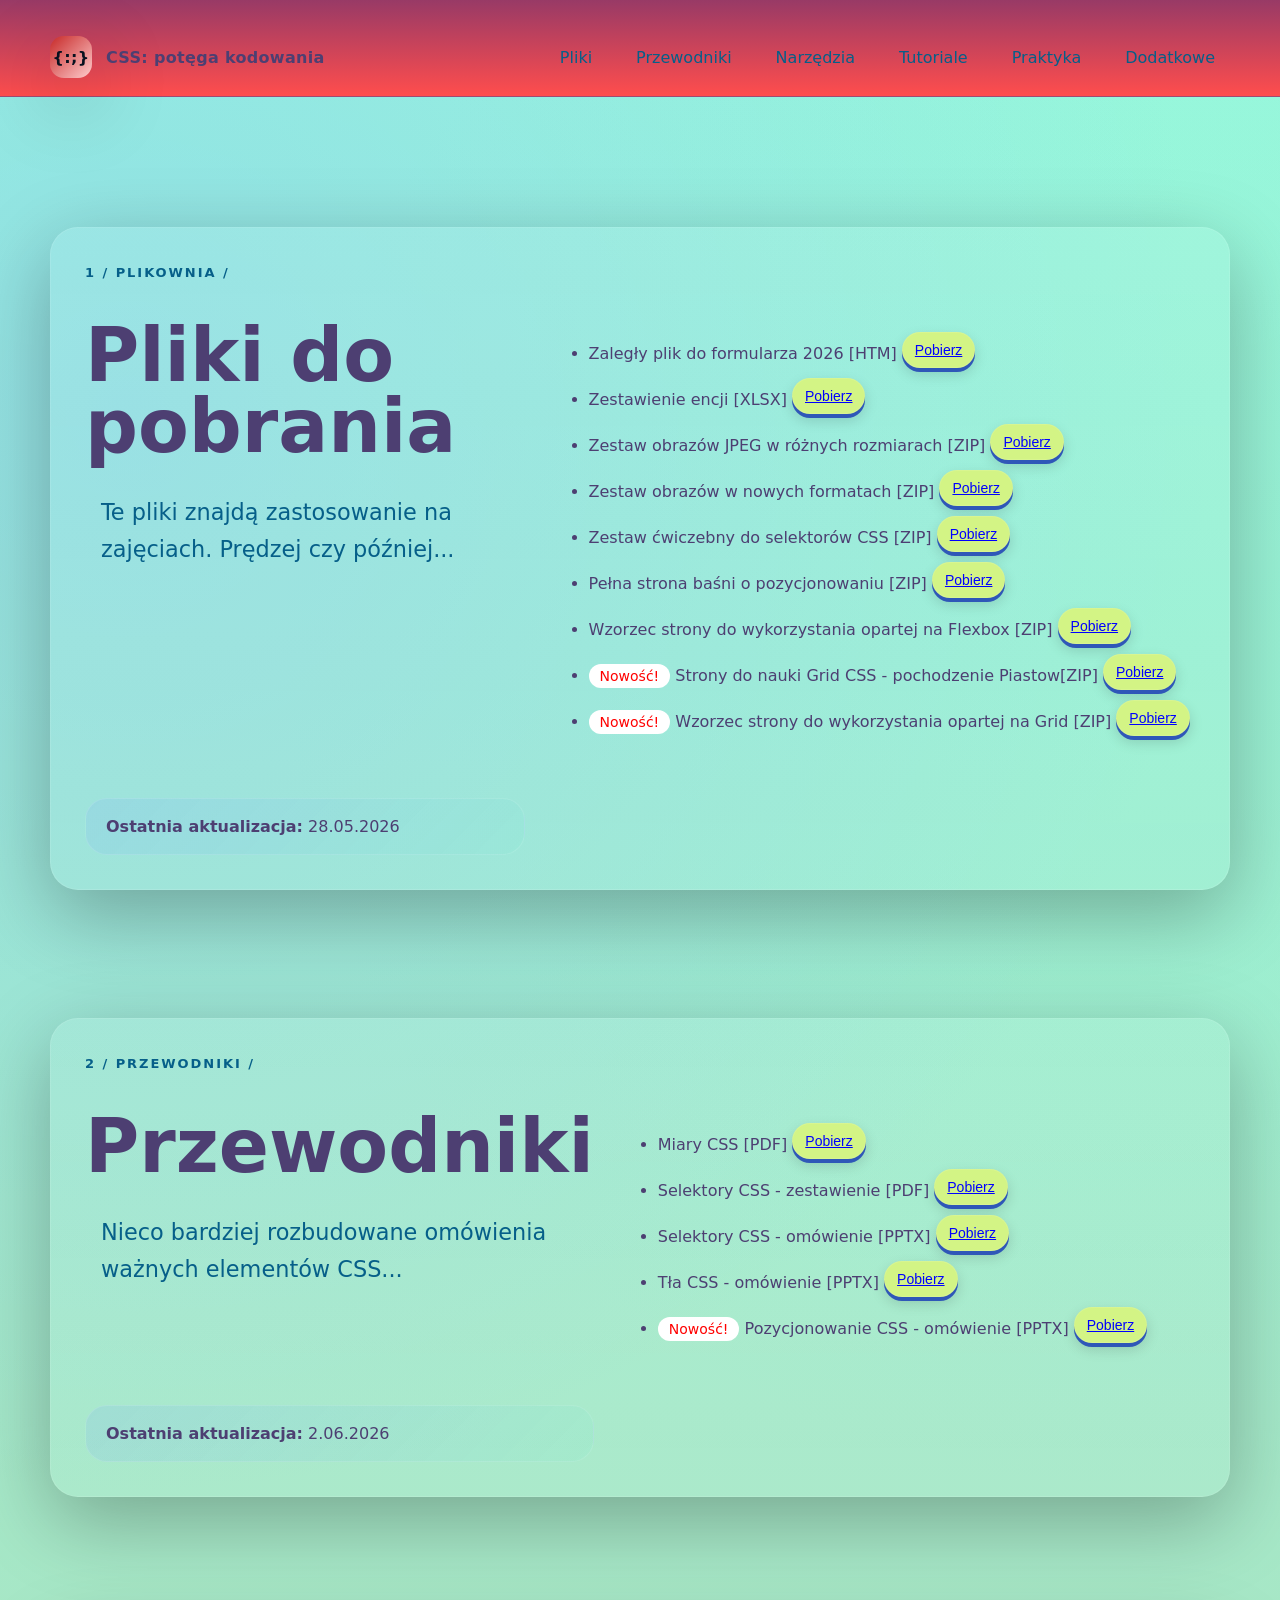
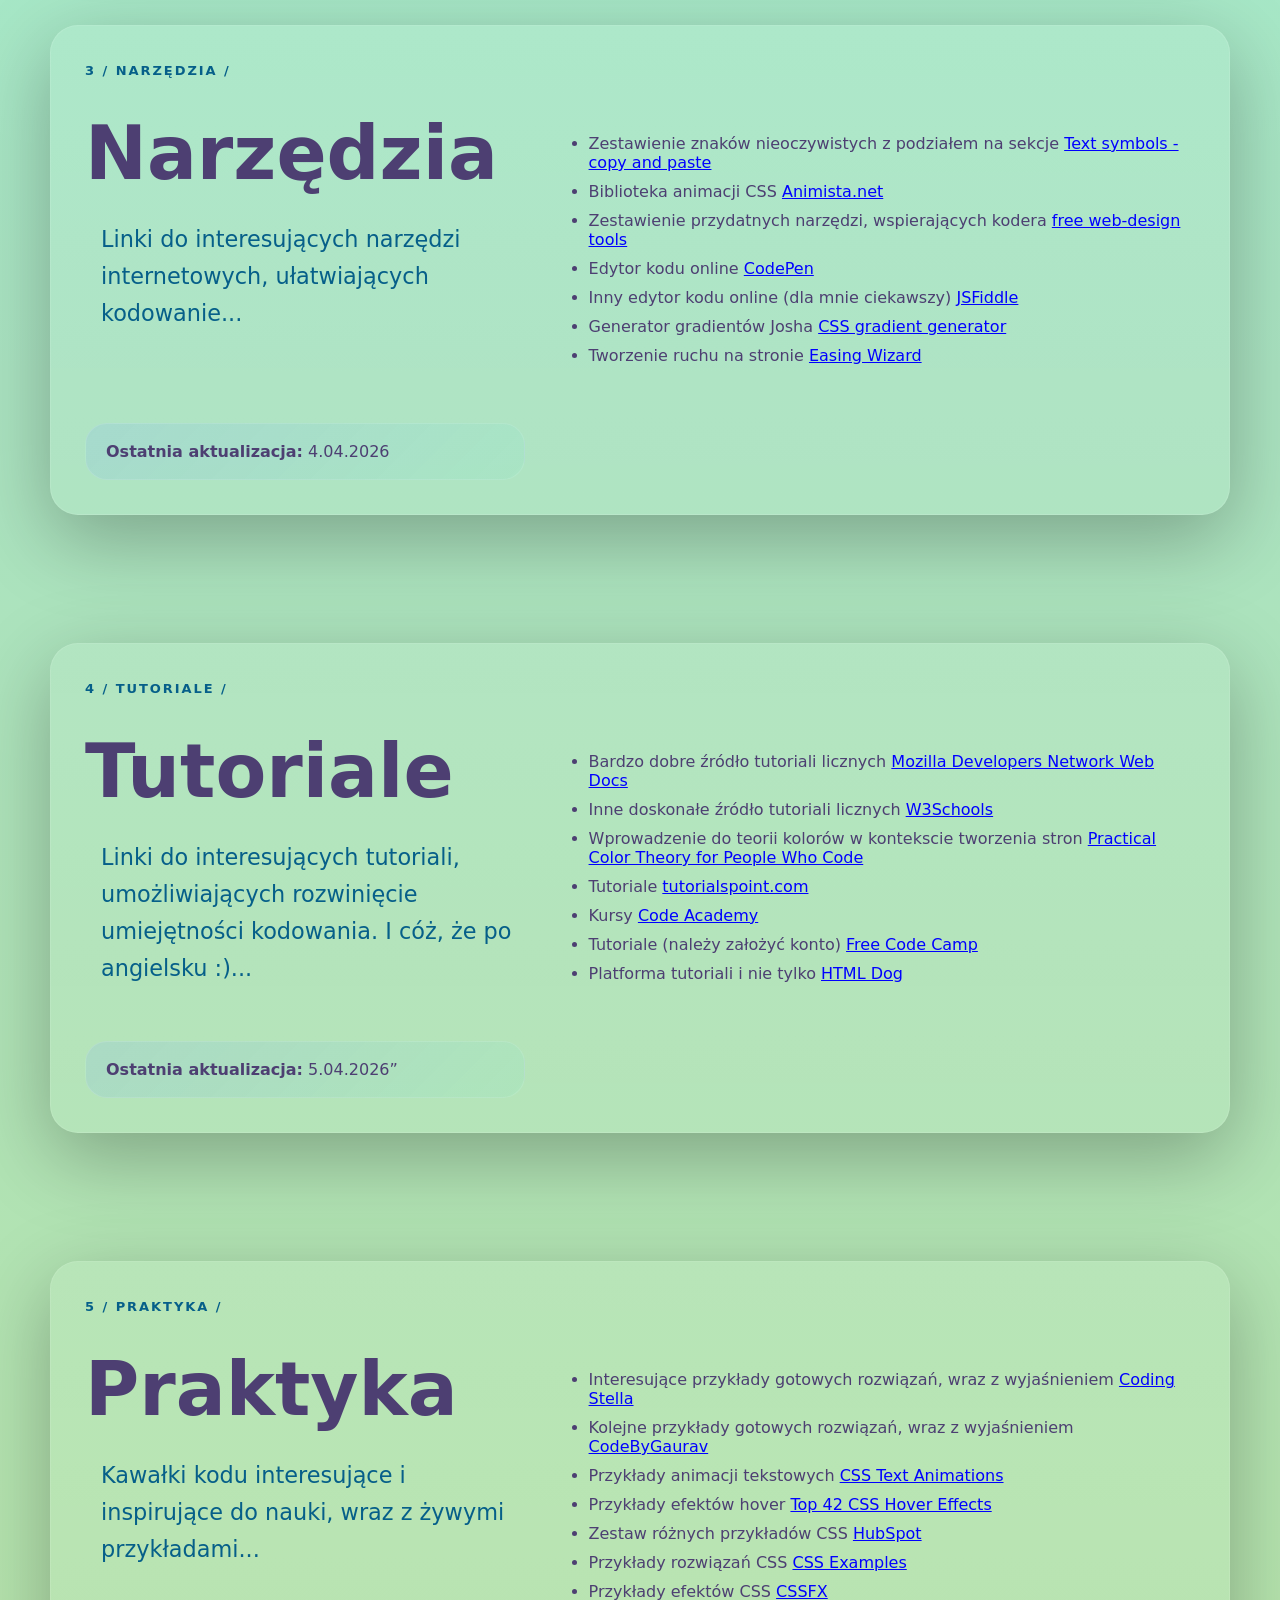
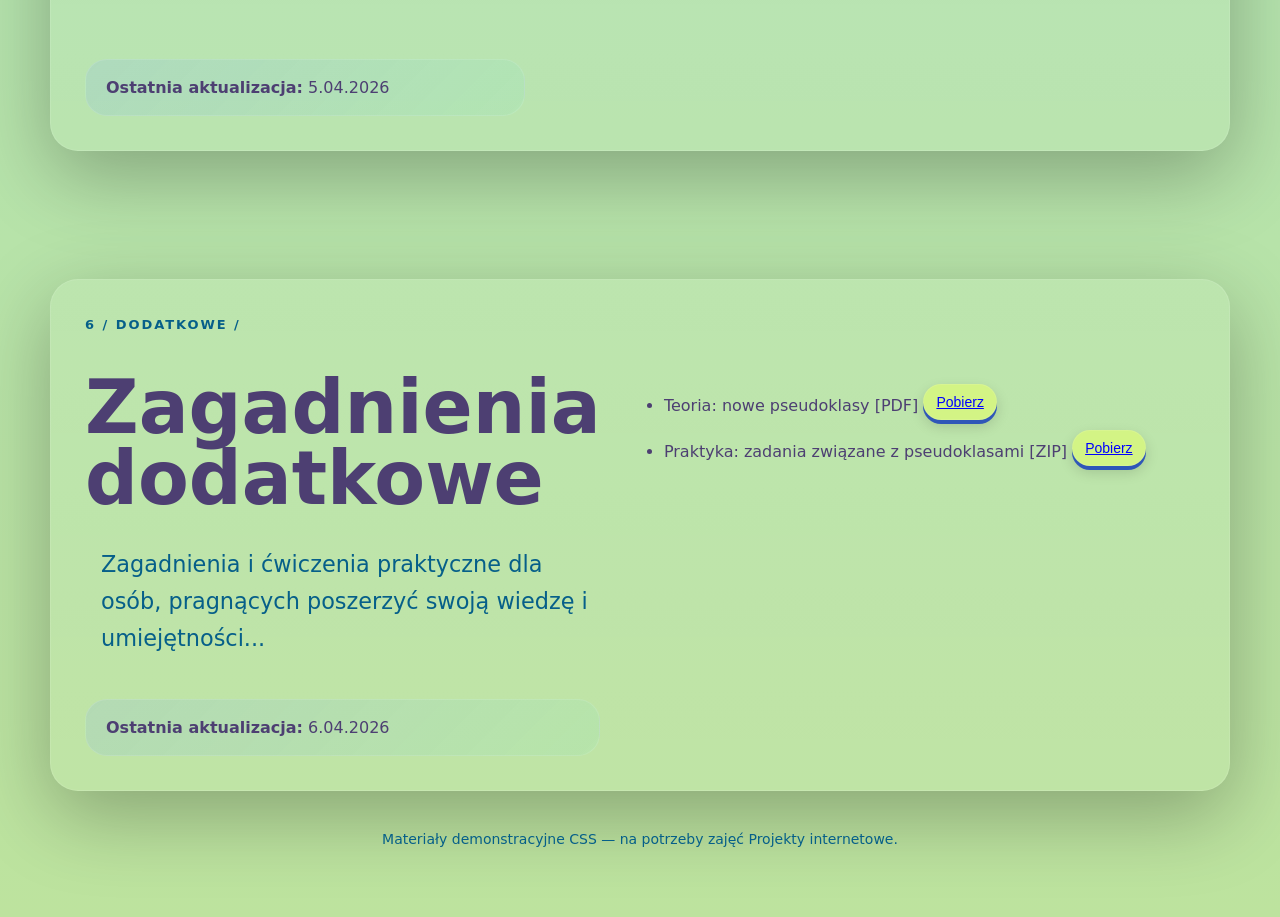
<file: index.html>
<!DOCTYPE html>
<html lang="pl">
<head>
  <meta charset="UTF-8" />
  <meta name="viewport" content="width=device-width, initial-scale=1.0" />
  <link rel="icon" href="balwan.svg" type="image/x-icon">

  <title>CSS: potęga kodowania</title>
  <style>
    :root {
      --bg: #0a7075;
      --bg2: #0c969c;
      --panel: #6ba3be;
      --panel-strong: #274d60;
      --line: #8a7c8a;
      --text: #4d3f72;
      --muted: #065f89;
      --accent: #79a8ff;
      --accent-2: #065f89;
      --warm: #ffb86b;
      --bad: #ff7780;
      --good: #65e2a3;
      --shadow: 0 24px 80px rgba(0,0,0,.28);
      --radius: 22px;
    }
    * { box-sizing: border-box; }
    html { scroll-behavior: smooth; }
    body {
      margin: 0;
      font-family: Inter, ui-sans-serif, system-ui, -apple-system, Segoe UI, Roboto, Arial, sans-serif;
      color: var(--text);
      background:
        radial-gradient(circle at 10% 10%, rgba(121,168,255,.28), transparent 28%),
        radial-gradient(circle at 90% 15%, rgba(120,240,213,.15), transparent 24%),
        linear-gradient(180deg, #98f8dd 0%, #aae3c1 48%, #bde39e 100%);
      min-height: 100vh;
    }
    a { color: inherit; }
    .wrap {
      width: min(1180px, calc(100vw - 48px));
      margin: 0 auto;
    }
    header.hero {
      padding: 36px 0 18px;
      position: sticky;
      top: 0;
      z-index: 20;
      backdrop-filter: blur(14px);
      background: linear-gradient(180deg, #983A66, #ff4d4d);
      border-bottom: 1px solid rgba(255,255,255,.08);
    }
    .nav {
      display: flex;
      justify-content: space-between;
      align-items: center;
      gap: 20px;
    }
    .brand {
      display: flex;
      align-items: center;
      gap: 14px;
      font-weight: 700;
      letter-spacing: .02em;
    }
    .logo {
      width: 42px;
      height: 42px;
      border-radius: 14px;
      display: grid;
      place-items: center;
      background: linear-gradient(135deg, #c72928, #ffcccd);
      color: #07111f;
      box-shadow: var(--shadow);
      font-weight: 900;
    }
    .navlinks {
      display: flex;
      gap: 14px;
      flex-wrap: wrap;
    }
    .navlinks a {
      text-decoration: none;
      color: #065f89;
      padding: 10px 14px;
      border-radius: 999px;
      border: 1px solid transparent;
      transition: .2s ease;
    }
    .navlinks a:hover,
    .navlinks a:focus-visible {
      color: var(--text);
      border-color: var(--line);
      background: rgba(255,255,255,.06);
      outline: none;
    }
    main { padding: 28px 0 64px; }
    section {
      margin: 26px 0;
      padding: 34px;
      background: linear-gradient(180deg, rgba(255,255,255,.08), rgba(255,255,255,.06));
      border: 1px solid rgba(255,255,255,.10);
      border-radius: 28px;
      box-shadow: var(--shadow);
    }
    .kicker {
      display: inline-flex;
      align-items: center;
      gap: 10px;
      font-size: 13px;
      text-transform: uppercase;
      letter-spacing: .15em;
      color: var(--accent-2);
      font-weight: 700;
      margin-bottom: 16px;
    }
    h1,h2,h3,p { margin: 0; }
    h1 {
      font-size: clamp(40px, 6vw, 74px);
      line-height: .96;
      max-width: 10ch;
      margin-bottom: 18px;
    }
    h2 {
      font-size: clamp(28px, 4vw, 42px);
      line-height: 1.02;
      margin-bottom: 10px;
    }
    .lede, .sub {
      margin-left: 1rem;
      margin-top: 2rem;
      color: var(--muted);
      line-height: 1.65;
      max-width: 70ch;
      /*font-size: 24px;*/
      font-size: 1.4rem;
    }
    .hero-grid,
    .grid-2,
    .grid-3 {
      display: grid;
      gap: 24px;
      align-items: start;
    }
    .hero-grid { grid-template-columns: .85fr 1.25fr; margin-top: 24px; }
    .grid-2 { grid-template-columns: 1fr 1fr; }
    .grid-3 { grid-template-columns: repeat(3, 1fr); }
    .panel {
      background: rgba(11,16,32,.56);
      border: 1px solid rgba(255,255,255,.1);
      border-radius: var(--radius);
      padding: 22px;
      overflow: hidden;
    }
    div li {
      margin-bottom: 10px;
    }
    div li a {
      color: blue;
    }
    button a {
      color: black;
    }
    .panel h3 { font-size: 22px; margin-bottom: 12px; }
    .chips {
      display: flex;
      flex-wrap: wrap;
      gap: 10px;
      margin-top: 16px;
    }
    .chip {
      padding: 9px 12px;
      border-radius: 999px;
      background: #d3f485;
      border: 1px solid rgba(255,255,255,.1);
      color: var(--text);
      font-size: 14px;
    }
    .new {
      padding: 3px 10px;
      border-radius: 999px;
      background: white;
      border: 1px solid rgba(255,255,255,.1);
      color: red;
      font-size: 14px;
    }
    .butt {
      cursor: pointer;
      box-shadow: 0 4px 0 #2f57b8, 0 6px 14px rgba(0,0,0,0.15);
      transform: translateY(-4px);
      transition: transform 0.1s ease, box-shadow 0.1s ease, filter 0.1s ease;
    }
    .butt:hover {
      filter: brightness(1.05);
    }

    .butt:active {
      transform: translateY(4px);
      box-shadow: 0 1px 0 #2f57b8, 0 2px 6px rgba(0,0,0,0.12);
    }
    .button-row {
      display: flex;
      flex-wrap: wrap;
      gap: 14px;
      margin-top: 18px;
    }
    .ui-btn, .link-card {
      transition: transform .2s ease, background .2s ease, border-color .2s ease, box-shadow .2s ease;
    }
    .ui-btn {
      border: none;
      border-radius: 16px;
      padding: 14px 18px;
      font-weight: 700;
      font-size: 15px;
      background: linear-gradient(135deg, #7aa9ff, #79efd4);
      color: #081221;
      cursor: pointer;
      box-shadow: 0 10px 24px rgba(121,168,255,.25);
    }
    .ui-btn.secondary {
      background: rgba(255,255,255,.08);
      color: var(--text);
      border: 1px solid rgba(255,255,255,.14);
      box-shadow: none;
    }
    .ui-btn:hover { transform: translateY(-2px); }
    .ui-btn:active { transform: translateY(1px) scale(.99); }
    .ui-btn:focus-visible {
      outline: 3px solid rgba(120,240,213,.9);
      outline-offset: 3px;
    }
    .link-card {
      display: block;
      padding: 18px;
      border-radius: 18px;
      border: 1px solid rgba(255,255,255,.1);
      background: rgba(255,255,255,.05);
      text-decoration: none;
      color: var(--text);
      min-height: 120px;
    }
    .link-card:hover {
      border-color: rgba(121,168,255,.6);
      background: rgba(121,168,255,.12);
      transform: translateY(-2px);
    }
    .link-card:visited { color: #ced8ff; }
    .link-card:focus-visible {
      outline: 3px solid rgba(255,184,107,.95);
      outline-offset: 3px;
    }
    .demo-browser {
      background: linear-gradient(180deg, rgba(255,255,255,.08), rgba(255,255,255,.03));
      border: 1px solid rgba(255,255,255,.12);
      border-radius: 24px;
      padding: 18px;
      position: relative;
    }
    .browser-top {
      display: flex;
      align-items: center;
      gap: 10px;
      margin-bottom: 16px;
      color: var(--muted);
      font-size: 14px;
    }
    .dots { display: flex; gap: 8px; }
    .dots span {
      width: 10px; height: 10px; border-radius: 50%; display: inline-block;
      background: rgba(255,255,255,.35);
    }
    .address {
      flex: 1; padding: 10px 14px; border-radius: 999px; background: rgba(255,255,255,.06); border: 1px solid rgba(255,255,255,.08);
    }
    .state-list { display: grid; gap: 12px; margin-top: 14px; }
    .state-item {
      display: flex; align-items: center; justify-content: space-between; gap: 16px;
      padding: 16px; border-radius: 18px; background: rgba(255,255,255,.05); border: 1px solid rgba(255,255,255,.08);
    }
    .state-item strong { font-size: 17px; }
    .state-item small { color: var(--muted); }
    .state-item:hover { background: rgba(121,168,255,.10); }
    .state-item:has(.mini-toggle:checked) { border-color: rgba(120,240,213,.55); }
    .mini-toggle { width: 22px; height: 22px; accent-color: #79efd4; }
    .code {
      margin-top: 16px;
      padding: 18px 20px;
      background: rgba(6,10,20,.94);
      border: 1px solid rgba(255,255,255,.08);
      border-radius: 20px;
      overflow: auto;
      color: #dbe6ff;
      font-family: ui-monospace, SFMono-Regular, Menlo, Consolas, monospace;
      line-height: 1.6;
      font-size: 14px;
      white-space: pre-wrap;
    }
    .code .selector { color: #79efd4; }
    .code .prop { color: #8fb7ff; }
    .code .val { color: #ffd289; }
    .code .comment { color: #7f8aad; }
    .form-grid { display: grid; gap: 14px; margin-top: 18px; }
    .field {
      display: grid; gap: 8px;
    }
    .field label { font-weight: 650; }
    .field input, .field select {
      width: 100%;
      padding: 14px 15px;
      border-radius: 16px;
      background: rgba(255,255,255,.06);
      color: var(--text);
      border: 1px solid rgba(255,255,255,.12);
      transition: border-color .2s ease, box-shadow .2s ease, background .2s ease;
    }
    .field input::placeholder { color: #91a0c5; }
    .field input:focus-visible, .field select:focus-visible {
      outline: none;
      border-color: rgba(121,168,255,.85);
      box-shadow: 0 0 0 4px rgba(121,168,255,.18);
    }
    .field input:required { border-left: 4px solid var(--warm); }
    .field input:valid { border-color: rgba(101,226,163,.7); background: rgba(101,226,163,.08); }
    .field input:invalid:not(:placeholder-shown) { border-color: rgba(255,119,128,.82); background: rgba(255,119,128,.08); }
    .field input:disabled { opacity: .55; cursor: not-allowed; }
    .prefs {
      display: flex; flex-wrap: wrap; gap: 12px; margin-top: 8px;
    }
    .check {
      display: inline-flex; align-items: center; gap: 10px;
      padding: 12px 14px; border-radius: 16px; background: rgba(255,255,255,.05); border: 1px solid rgba(255,255,255,.1);
    }
    .check:has(input:checked) {
      border-color: rgba(120,240,213,.65);
      background: rgba(120,240,213,.12);
    }
    .check input { accent-color: #79efd4; }
    .table-demo {
      margin-top: 18px;
      display: grid;
      gap: 10px;
    }
    .row {
      display: grid;
      grid-template-columns: 58px 1fr auto;
      align-items: center;
      gap: 14px;
      padding: 14px 16px;
      border-radius: 18px;
      border: 1px solid rgba(255,255,255,.08);
      background: rgba(255,255,255,.04);
    }
    .row:nth-child(odd) { background: rgba(121,168,255,.08); }
    .row:first-child { border-color: rgba(255,184,107,.45); }
    .row:last-child { border-color: rgba(120,240,213,.45); }
    .badge {
      display: inline-flex; align-items: center; justify-content: center;
      min-width: 42px; padding: 8px 10px; border-radius: 999px; background: rgba(255,255,255,.1);
    }
    .grid-cards {
      margin-top: 18px;
      display: grid;
      grid-template-columns: repeat(2, 1fr);
      gap: 14px;
    }
    .card {
      padding: 18px;
      border-radius: 20px;
      border: 1px solid rgba(255,255,255,.08);
      background: rgba(255,255,255,.05);
    }
    .card:not(.compact) { min-height: 170px; }
    .card:first-child { background: linear-gradient(180deg, rgba(121,168,255,.18), rgba(255,255,255,.05)); }
    .card:has(.meta .tag.hot) { border-color: rgba(255,184,107,.55); }
    .meta { display: flex; gap: 8px; flex-wrap: wrap; margin-top: 12px; }
    .tag {
      display: inline-flex;
      align-items: center;
      gap: 8px;
      border-radius: 999px;
      padding: 8px 10px;
      background: rgba(255,255,255,.08);
      font-size: 13px;
      color: var(--muted);
    }
    .tag.hot { background: rgba(255,184,107,.16); color: #ffdbac; }
    .tag.ok { background: rgba(101,226,163,.16); color: #c6ffe0; }
    .callout {
      margin-top: 18px;
      padding: 18px 20px;
      border-radius: 22px;
      background: linear-gradient(135deg, rgba(121,168,255,.16), rgba(120,240,213,.10));
      border: 1px solid rgba(255,255,255,.12);
    }
    .tips { display: grid; gap: 12px; margin-top: 16px; }
    .tip {
      padding: 16px 18px; border-radius: 18px; background: rgba(255,255,255,.05); border: 1px solid rgba(255,255,255,.08);
    }
    .tip strong { display: block; margin-bottom: 6px; }
    footer {
      color: var(--muted);
      text-align: center;
      padding: 14px 0 6px;
      font-size: 14px;
    }
    @media (max-width: 900px) {
      .hero-grid, .grid-2, .grid-3, .grid-cards { grid-template-columns: 1fr; }
      .wrap { width: min(100vw - 28px, 1180px); }
      section { padding: 24px; }
      header.hero { position: static; }
    }
    @media print {
      header.hero { position: static; }
      body { background: #fff; color: #111; }
      section, .panel { box-shadow: none; }
    }
  </style>
</head>
<body>
  <header class="hero">
    <div class="wrap nav">
      <div class="brand"><div class="logo">{:;}</div> CSS: potęga kodowania</div>
      <nav class="navlinks" aria-label="Sekcje">
        <a href="#intro">Pliki</a>
        <a href="#stany">Przewodniki</a>
        <a href="#formularze">Narzędzia</a>
        <a href="#struktura">Tutoriale</a>
        <a href="#nowoczesne">Praktyka</a>
        <a href="#praktyka">Dodatkowe</a>
      </nav>
    </div>
  </header>
  
  <main class="wrap">
    <div id="intro"><br/><br/><br/><br/></div>
    <!--Pierwszy panel-->
    <section >
      <div class="kicker">1 / plikownia / </div>
      <div class="hero-grid">
        <div>
          <h1>Pliki do pobrania</h1>
          <p class="lede">Te pliki znajdą zastosowanie na zajęciach. Prędzej czy później...</p>
          <!--
          <div class="chips">
            <span class="chip">Tu bym wstawił linki</span>
          
            <span class="chip">:focus-visible</span>
            <span class="chip">:checked</span>
            <span class="chip">:nth-child()</span>
            <span class="chip">:not()</span>
            <span class="chip">:is()</span>
            <span class="chip">:where()</span>
            
          </div>
          to dawac przy swieżo wprowadzonej rzeczy> <span class="new">Nowość!</span>
          -->
        </div>
          <div>
            <div>
              <ul>
                <li>Zaległy plik do formularza 2026 [HTM] <button class="chip butt"><a href="downloads/form26/formularzCwiczebny.htm" download>Pobierz</a></button></li>
                <li>Zestawienie encji [XLSX] <button class="chip butt"><a href="downloads/encje.xlsx" download>Pobierz</a></button></li>
                <li>Zestaw obrazów JPEG w różnych rozmiarach [ZIP] <button class="chip butt"><a href="downloads/foto_responsywne.zip" download>Pobierz</a></button></li>
                
                <li>Zestaw obrazów w nowych formatach [ZIP] <button class="chip butt"><a href="downloads/imgNowe.zip" download>Pobierz</a></button></li>
                <li>Zestaw ćwiczebny do selektorów CSS [ZIP] <button class="chip butt"><a href="downloads/kurs/selektory.zip" download>Pobierz</a></button></li>
                <li>Pełna strona baśni o pozycjonowaniu [ZIP] <button class="chip butt"><a href="downloads/przewodniki/BASNpozycjonowanieFullVersion.zip" download>Pobierz</a></button></li>
                <li>Wzorzec strony do wykorzystania opartej na Flexbox [ZIP] <button class="chip butt"><a href="downloads/przewodniki/wzorzecFlexbox.zip" download>Pobierz</a></button></li>
                <li><span class="new">Nowość!</span> Strony do nauki Grid CSS - pochodzenie Piastow[ZIP] <button class="chip butt"><a href="downloads/przewodniki/grid-css-pochodzenie-piastow.zip" download>Pobierz</a></button></li>
                <li><span class="new">Nowość!</span> Wzorzec strony do wykorzystania opartej na Grid [ZIP] <button class="chip butt"><a href="downloads/przewodniki/wzorzecGrid.zip" download>Pobierz</a></button></li>
              </ul>
            </div>
          </div>
          <div class="callout">
            <strong>Ostatnia aktualizacja:</strong> 28.05.2026
          </div>
        </div>
      </div>
    </section>


  <div id="stany"><br/><br/><br/><br/></div>
    <!--Drugi panel-->
    <section >
      <div class="kicker">2 / przewodniki / </div>
      <div class="hero-grid">
        <div>
          <h1>Przewodniki</h1>
          <p class="lede">Nieco bardziej rozbudowane omówienia ważnych elementów CSS...</p>
          <!--
          <div class="chips">
            <span class="chip">Tu bym wstawił linki</span>
            <span class="chip">:focus-visible</span>
            <span class="chip">:checked</span>
            <span class="chip">:nth-child()</span>
            <span class="chip">:not()</span>
            <span class="chip">:is()</span>
            <span class="chip">:where()</span>
            
          </div>
          -->
        </div>
          <div>
            <div>
              <ul>
                <li>Miary CSS [PDF] <button class="chip butt"><a href="downloads/przewodniki/MiaryCSS.pdf" download>Pobierz</a></button></li>
                <li>Selektory CSS - zestawienie [PDF] <button class="chip butt"><a href="downloads/przewodniki/Selektory_zestawienie.pdf" download>Pobierz</a></button></li>
                <li>Selektory CSS - omówienie [PPTX] <button class="chip butt"><a href="downloads/przewodniki/Selektory CSS_v_02.pptx" download>Pobierz</a></button></li>
                <li>Tła CSS - omówienie [PPTX] <button class="chip butt"><a href="downloads/przewodniki/TłaCSS.pptx" download>Pobierz</a></button></li>
                <li><span class="new">Nowość!</span> Pozycjonowanie CSS - omówienie [PPTX] <button class="chip butt"><a href="downloads/przewodniki/PozycjonowanieCSS.pptx" download>Pobierz</a></button></li>

              </ul>
            </div>
          </div>
          <div class="callout">
            <strong>Ostatnia aktualizacja:</strong> 2.06.2026
          </div>
        </div>
      </div>
    </section>

  <div id="formularze"><br/><br/><br/><br/></div>
    <!--Trzeci panel-->
    <section >
      <div class="kicker">3 / narzędzia / </div>
      <div class="hero-grid">
        <div>
          <h1>Narzędzia</h1>
          <p class="lede">Linki do interesujących narzędzi internetowych, ułatwiających kodowanie...</p>
          <!--
          <div class="chips">
            <span class="chip">Tu bym wstawił linki</span>
            <span class="chip">:focus-visible</span>
            <span class="chip">:checked</span>
            <span class="chip">:nth-child()</span>
            <span class="chip">:not()</span>
            <span class="chip">:is()</span>
            <span class="chip">:where()</span>
            
          </div>
          -->
        </div>
          <div>
            <div>
              <ul>
                <li>Zestawienie znaków nieoczywistych z podziałem na sekcje <a href="https://symbol.so/" target="_blank" rel="noopener noreferrer">Text symbols - copy and paste</a></li>
                <li>Biblioteka animacji CSS <a href="https://animista.net/play/basic" target="_blank" rel="noopener noreferrer">Animista.net</a></li>
                <li>Zestawienie przydatnych narzędzi, wspierających kodera <a href="https://www.fffuel.co/" target="_blank" rel="noopener noreferrer">free web-design tools</a></li>
                <li>Edytor kodu online <a href="https://codepen.io/" target="_blank" rel="noopener noreferrer">CodePen</a></li>
                <li>Inny edytor kodu online (dla mnie ciekawszy) <a href="https://jsfiddle.net/" target="_blank" rel="noopener noreferrer">JSFiddle</a></li>
                <li>Generator gradientów Josha <a href="https://www.joshwcomeau.com/gradient-generator/" target="_blank" rel="noopener noreferrer">CSS gradient generator</a></li>
                <li>Tworzenie ruchu na stronie <a href="https://easingwizard.com/" target="_blank" rel="noopener noreferrer">Easing Wizard</a></li>
                
                
              </ul>
            </div>
          </div>
          <div class="callout">
            <strong>Ostatnia aktualizacja:</strong> 4.04.2026
          </div>
        </div>
      </div>
    </section>

  <div id="struktura"><br/><br/><br/><br/></div>
    <!--Czwarty panel-->
    <section >
      <div class="kicker">4 / tutoriale / </div>
      <div class="hero-grid">
        <div>
          <h1>Tutoriale</h1>
          <p class="lede">Linki do interesujących tutoriali, umożliwiających rozwinięcie umiejętności kodowania. I cóż, że po angielsku :)...</p>
          <!--
          <div class="chips">
            <span class="chip">Tu bym wstawił linki</span>
            <span class="chip">:focus-visible</span>
            <span class="chip">:checked</span>
            <span class="chip">:nth-child()</span>
            <span class="chip">:not()</span>
            <span class="chip">:is()</span>
            <span class="chip">:where()</span>
            
          </div>
          -->
        </div>
          <div>
            <div>
              <ul>
                <li>Bardzo dobre źródło tutoriali licznych <a href="https://developer.mozilla.org/en-US/" target="_blank" rel="noopener noreferrer">Mozilla Developers Network Web Docs</a></li>
                <li>Inne doskonałe źródło tutoriali licznych <a href="https://www.w3schools.com/" target="_blank" rel="noopener noreferrer">W3Schools</a></li>
                <li>Wprowadzenie do teorii kolorów w kontekscie tworzenia stron <a href="https://tallys.github.io/color-theory/" target="_blank" rel="noopener noreferrer">Practical Color Theory for People Who Code</a></li>
                <li>Tutoriale <a href="https://www.tutorialspoint.com/" target="_blank" rel="noopener noreferrer">tutorialspoint.com</a></li>
                <li>Kursy <a href="https://www.codecademy.com/catalog/language/html-css" target="_blank" rel="noopener noreferrer">Code Academy</a></li>
                <li>Tutoriale (należy założyć konto) <a href="https://www.freecodecamp.org/" target="_blank" rel="noopener noreferrer">Free Code Camp</a></li>
                <li>Platforma tutoriali i nie tylko <a href="https://htmldog.com/" target="_blank" rel="noopener noreferrer">HTML Dog</a></li>
              </ul>
            </div>
          </div>
          <div class="callout">
            <strong>Ostatnia aktualizacja:</strong> 5.04.2026”</em>
            
          </div>
        </div>
      </div>
    </section>  

  <div id="nowoczesne"><br/><br/><br/><br/></div>
    <!--Piąty panel-->
    <section >
      <div class="kicker">5 / praktyka / </div>
      <div class="hero-grid">
        <div>
          <h1>Praktyka</h1>
          <p class="lede">Kawałki kodu interesujące i inspirujące do nauki, wraz z żywymi przykładami...</p>
          <!--
          <div class="chips">
            <span class="chip">Tu bym wstawił linki</span>
            <span class="chip">:focus-visible</span>
            <span class="chip">:checked</span>
            <span class="chip">:nth-child()</span>
            <span class="chip">:not()</span>
            <span class="chip">:is()</span>
            <span class="chip">:where()</span>
            
          </div>
          -->
        </div>
          <div>
            <div>
              <ul>
                
                <li>Interesujące przykłady gotowych rozwiązań, wraz z wyjaśnieniem <a href="https://codingstella.com/" target="_blank" rel="noopener noreferrer">Coding Stella</a></li>
                <li>Kolejne przykłady gotowych rozwiązań, wraz z wyjaśnieniem <a href="https://codebygaurav.in/" target="_blank" rel="noopener noreferrer">CodeByGaurav</a></li>
                <li>Przykłady animacji tekstowych <a href="https://prismic.io/blog/css-text-animations#animatecss" target="_blank" rel="noopener noreferrer">CSS Text Animations</a></li>
                <li>Przykłady efektów hover <a href="https://www.proglobalbusinesssolutions.com/css-hover-effects/" target="_blank" rel="noopener noreferrer">Top 42 CSS Hover Effects</a></li>
                <li>Zestaw różnych przykładów CSS <a href="https://github.com/HubSpotContentOffers?hubs_signup-url=blog.hubspot.com/website/css-animation-examples&hubs_signup-cta=submit&hubs_post=blog.hubspot.com/website/css-animation-examples&hubs_post-cta=submit" target="_blank" rel="noopener noreferrer">HubSpot</a></li>
                <li>Przykłady rozwiązań CSS <a href="https://freefrontend.com/css-code-examples/" target="_blank" rel="noopener noreferrer">CSS Examples</a></li>
                <li>Przykłady efektów CSS <a href="https://cssfx.netlify.app/" target="_blank" rel="noopener noreferrer">CSSFX</a></li>
              </ul>
            </div>
          </div>
          <div class="callout">
            <strong>Ostatnia aktualizacja:</strong> 5.04.2026
          </div>
        </div>
      </div>
    </section>

  <div id="praktyka"><br/><br/><br/><br/></div>
    <!--Szósty panel-->
    <section >
      <div class="kicker">6 / dodatkowe / </div>
      <div class="hero-grid">
        <div>
          <h1>Zagadnienia dodatkowe</h1>
          <p class="lede">Zagadnienia i ćwiczenia praktyczne dla osób, pragnących poszerzyć swoją wiedzę i umiejętności...</p>
          <!--
          <div class="chips">
            <span class="chip">Tu bym wstawił linki</span>
            <span class="chip">:focus-visible</span>
            <span class="chip">:checked</span>
            <span class="chip">:nth-child()</span>
            <span class="chip">:not()</span>
            <span class="chip">:is()</span>
            <span class="chip">:where()</span>
            
          </div>
          -->
        </div>
          <div>
            <div>
              <ul>
                <li>Teoria: nowe pseudoklasy [PDF] <button class="chip butt"><a href="downloads/dodatkowe/PseudoklasyNOWE.pdf" download>Pobierz</a></button></li>
                <li>Praktyka: zadania związane z pseudoklasami [ZIP] <button class="chip butt"><a href="downloads/dodatkowe/Zad__pseudoklasy.zip" download>Pobierz</a></button></li>
              </ul>
            </div>
          </div>
          <div class="callout">
            <strong>Ostatnia aktualizacja:</strong> 6.04.2026
          </div>
        </div>
      </div>
    </section>



    <footer>
      Materiały demonstracyjne CSS — na potrzeby zajęć Projekty internetowe.
    </footer>
  </main>
</body>
</html>
</file>
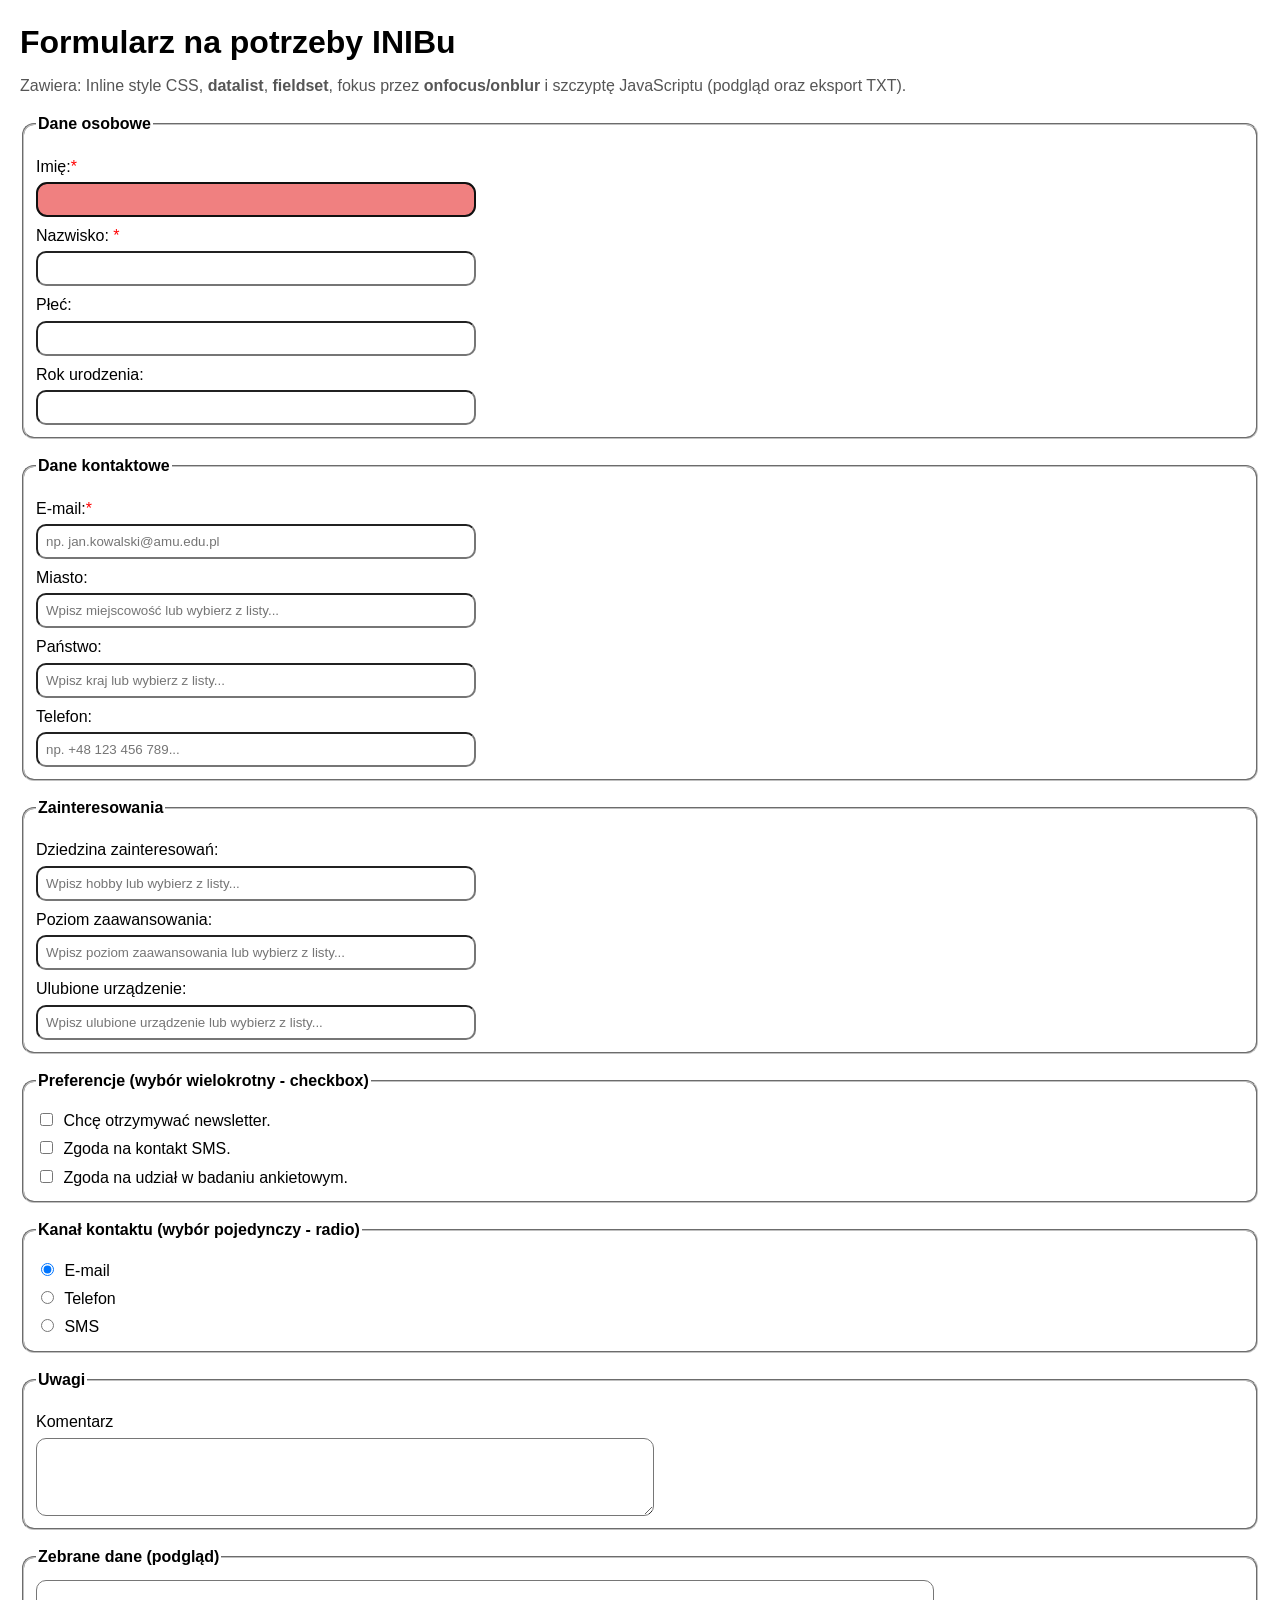
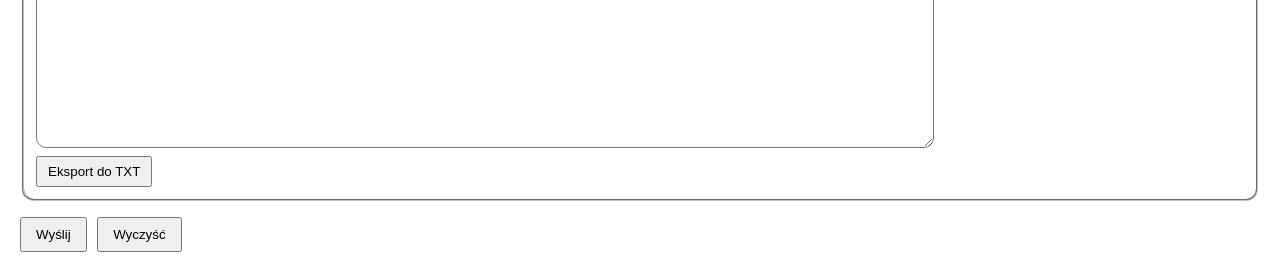
<file: formularzCwiczebny.htm>
<!DOCTYPE html>
<html lang="pl">
<head>
  <meta charset="utf-8">
  <title>Formularz ćwiczebny</title>
  <meta name="viewport" content="width=device-width, initial-scale=1.0">
  <!--Meta zapewniająca lepsze wyświetlanie na urządzeniach mobilnych-->
</head>

<body style="font-family: Arial, sans-serif; margin: 20px; line-height: 1.4;">

<h1 style="margin: 0 0 10px 0;">Formularz na potrzeby INIBu</h1>
<p style="margin: 0 0 16px 0; color: #555;">
  Zawiera: Inline style CSS, <strong>datalist</strong>, <strong>fieldset</strong>, fokus przez <strong>onfocus/onblur</strong> i szczyptę JavaScriptu (podgląd oraz eksport TXT).
</p>

<form id="demoForm">

  <!-- DANE OSOBOWE -->
	<fieldset style="margin-bottom: 16px; padding: 12px; border-radius: 12px;">
		<legend style="font-weight: bold;">Dane osobowe</legend>
		<label style="display: block; margin-top: 8px;" >
			Imię:<span style="color: red; ">*</span>
			<input required autofocus type="text" name="name" style="display: block; width: 100%; max-width: 420px; margin-top: 4px; padding: 8px; border-radius: 10px;" onfocus="this.style.backgroundColor='lightcoral';" onblur="this.style.backgroundColor= 'white';" />
		</label>
		<label style="display: block; margin-top: 8px;">
			Nazwisko: <span style="color: red; ">*</span>
			<input required type="text" name="surname" style="display: block; width: 100%; max-width: 420px; margin-top: 4px; padding: 8px; border-radius: 10px;" onfocus="this.style.backgroundColor='lightcoral';" onblur="this.style.backgroundColor= 'white';" />
		</label>
		<label style="display: block; margin-top: 8px;">
			Płeć:
			<input type="text" name="gender" list="listaPuci" style="display: block; width: 100%; max-width: 420px; margin-top: 4px; padding: 8px; border-radius: 10px;" onfocus="this.style.backgroundColor='lightcoral';" onblur="this.style.backgroundColor= 'white';" />
			<datalist id="listaPuci">
				<option value="kobieta"></option>
				<option value="mężczyzna"></option>
				<option value="inna"></option>
				<option value="nie wiem"></option>
			</datalist>
		</label>		
		<label style="display: block; margin-top: 8px;">
			Rok urodzenia:
			<input name="birthyear" type="number" min="1961" max="2026" style="display: block; width: 100%; max-width: 420px; margin-top: 4px; padding: 8px; border-radius: 10px;" onfocus="this.style.backgroundColor='lightcoral';" onblur="this.style.backgroundColor= 'white';" />
		
	</fieldset>

  <!-- DANE KONTAKTOWE -->
	<fieldset style="margin-bottom: 16px; padding: 12px; border-radius: 12px;">
		<legend style="font-weight: bold;">Dane kontaktowe</legend>
		<label style="display: block; margin-top: 8px;" >
			E-mail:<span style="color: red; ">*</span>
			<input required type="email" name="email" placeholder="np. jan.kowalski@amu.edu.pl" style="display: block; width: 100%; max-width: 420px; margin-top: 4px; padding: 8px; border-radius: 10px;" onfocus="this.style.backgroundColor='lightcoral';" onblur="this.style.backgroundColor= 'white';" />
		</label>
		<label style="display: block; margin-top: 8px;">
			Miasto:
			<input type="text" name="city" list="listaMiast" placeholder="Wpisz miejscowość lub wybierz z listy..." style="display: block; width: 100%; max-width: 420px; margin-top: 4px; padding: 8px; border-radius: 10px;" onfocus="this.style.backgroundColor='lightcoral';" onblur="this.style.backgroundColor= 'white';" />
			<datalist id="listaMiast">
				<option value="Kalisz"></option>
				<option value="Bochnia"></option>
				<option value="Iwanowice"></option>
				<option value="Ostróda"></option>
				<option value="Poznań"></option>
				<option value="Lądek Zdrój"></option>
			</datalist>
		</label>
		<label style="display: block; margin-top: 8px;">
			Państwo:
			<input type="text" name="country" list="listaKrajów" placeholder="Wpisz kraj lub wybierz z listy..." style="display: block; width: 100%; max-width: 420px; margin-top: 4px; padding: 8px; border-radius: 10px;" onfocus="this.style.backgroundColor='lightcoral';" onblur="this.style.backgroundColor= 'white';" />
			<datalist id="listaKrajów">
				<option value="NRD"></option>
				<option value="Bazylia"></option>
				<option value="ZSRR"></option>
				<option value="USA"></option>
				<option value="PRL"></option>
				<option value="Królestwo SHS"></option>
				<option value="CSRS"></option>
			</datalist>
		</label>
		<label style="display: block; margin-top: 8px;">
			Telefon:
			<input type="tel" name="phone" placeholder="np. +48 123 456 789..." style="display: block; width: 100%; max-width: 420px; margin-top: 4px; padding: 8px; border-radius: 10px;" onfocus="this.style.backgroundColor='lightcoral';" onblur="this.style.backgroundColor= 'white';" />

		</label>
	</fieldset>
  <!-- ZAINTERESOWANIA -->
	<fieldset style="margin-bottom: 16px; padding: 12px; border-radius: 12px;">
		<legend style="font-weight: bold;">Zainteresowania</legend>
		<label style="display: block; margin-top: 8px;">
			Dziedzina zainteresowań:
			<input type="text" name="discipline" list="listaDziedzin" placeholder="Wpisz hobby lub wybierz z listy..." style="display: block; width: 100%; max-width: 420px; margin-top: 4px; padding: 8px; border-radius: 10px;" onfocus="this.style.backgroundColor='lightcoral';" onblur="this.style.backgroundColor= 'white';" />
			<datalist id="listaDziedzin">
				<option value="robótki ręczne"></option>
				<option value="oglądanie filmów"></option>
				<option value="stolarka"></option>
				<option value="pisanie wierszy"></option>
				<option value="czytanie JapanisVisualNovel"></option>
				<option value="czarne pigułki"></option>
				<option value="pisanie formuł w Excelu"></option>
			</datalist>
		</label>
		<label style="display: block; margin-top: 8px;">
			Poziom zaawansowania:
			<input type="text" name="level" list="listaPoziomów" placeholder="Wpisz poziom zaawansowania lub wybierz z listy..." style="display: block; width: 100%; max-width: 420px; margin-top: 4px; padding: 8px; border-radius: 10px;" onfocus="this.style.backgroundColor='lightcoral';" onblur="this.style.backgroundColor= 'white';" />
			<datalist id="listaPoziomów">
				<option value="początkujący"></option>
				<option value="średniozaawansowany"></option>
				<option value="zaawansowany"></option>
				<option value="ekspert"></option>
				<option value="wymiatacz"></option>
				<option value="guru"></option>
				<option value="pan Karol"></option>				

			</datalist>
		</label>
		<label style="display: block; margin-top: 8px;">
			Ulubione urządzenie:
			<input type="text" name="device" list="listaUrządzeń" placeholder="Wpisz ulubione urządzenie lub wybierz z listy..." style="display: block; width: 100%; max-width: 420px; margin-top: 4px; padding: 8px; border-radius: 10px;" onfocus="this.style.backgroundColor='lightcoral';" onblur="this.style.backgroundColor= 'white';" />
			<datalist id="listaUrządzeń">
				<option value="naparstek"></option>
				<option value="telewizor"></option>
				<option value="gwoździe"></option>
				<option value="mózg"></option>
				<option value="mydłoORAZwoda"></option>
				<option value="bon na liposukcje"></option>
				<option value="książka o Excelu"></option>
				<option value="pieniądze"></option>
			</datalist>
		</label>		
	</fieldset>

  <!-- CHECKBOXY -->
	<fieldset style="margin-bottom: 16px; padding: 12px; border-radius: 12px;">
		<legend style="font-weight: bold;">Preferencje (wybór wielokrotny - checkbox)</legend>

		<label style="display: block; margin-top: 6px;">
			<input type="checkbox" name="prefs" value="newsletter" style="margin-right: 6px;"/>
			Chcę otrzymywać newsletter.
		</label>
		<label style="display: block; margin-top: 6px;">
			<input type="checkbox" name="prefs" value="sms" style="margin-right: 6px;"/>
			Zgoda na kontakt SMS.
		</label>
		<label style="display: block; margin-top: 6px;">
			<input type="checkbox" name="prefs" value="badanie" style="margin-right: 6px;"/>
			Zgoda na udział w badaniu ankietowym.
		</label>		
	</fieldset>
  <!-- RADIO -->
	<fieldset style="margin-bottom: 16px; padding: 12px; border-radius: 12px;">
		<legend style="font-weight: bold;">Kanał kontaktu (wybór pojedynczy - radio)</legend>
		<label style="display: block; margin-top: 6px;">
			<input type="radio" name="contact_channel" value="email" style="margin-right: 6px;" checked />
			E-mail
		</label>
		<label style="display: block; margin-top: 6px;">
			<input type="radio" name="contact_channel" value="telefon" style="margin-right: 6px;"  />
			Telefon
		</label>
		<label style="display: block; margin-top: 6px;">
			<input type="radio" name="contact_channel" value="sms" style="margin-right: 6px;"  />
			SMS
		</label>
	</fieldset>
  <!-- UWAGI -->
	<fieldset style="margin-bottom: 16px; padding: 12px; border-radius: 12px;">
		<legend style="font-weight: bold;">Uwagi</legend>
		<label style="display: block; margin-top: 8px;">
			Komentarz
			<textarea name="notes" rows="4" style="display: block; width: 100%; max-width: 600px; margin-top: 4px; padding: 8px; border-radius: 10px;" onfocus="this.style.backgroundColor='lightcoral';" onblur="this.style.backgroundColor= 'white';"></textarea>
		</label>
	</fieldset>
  <!-- PODGLĄD + EKSPORT -->
	<fieldset style="margin-bottom: 16px; padding: 12px; border-radius: 12px;">
		<legend style="font-weight: bold;">Zebrane dane (podgląd)</legend>

			<textarea id="preview" readonly rows="10" style="display: block; width: 100%; max-width: 880px; padding: 8px; border-radius: 10px; font-family: monospace;" ></textarea>
<div style="margin-top:8px;">
      <button type="button" id="exportTxt" style="padding:6px 10px;">Eksport do TXT</button>
    </div>
	</fieldset>
  <!-- PRZYCISKI STERUJĄCE-->
	<div style="margin-top: 12px;">
		<button type="submit" style="padding: 8px 14px;">Wyślij</button>
		<button type="reset" style="padding: 8px 14px; margin-left: 6px;">Wyczyść</button>
	</div>
</form>

<!--PODŁĄCZENIE JS-->
	<script src="formularz.js"></script>
</body>
</html>
</file>
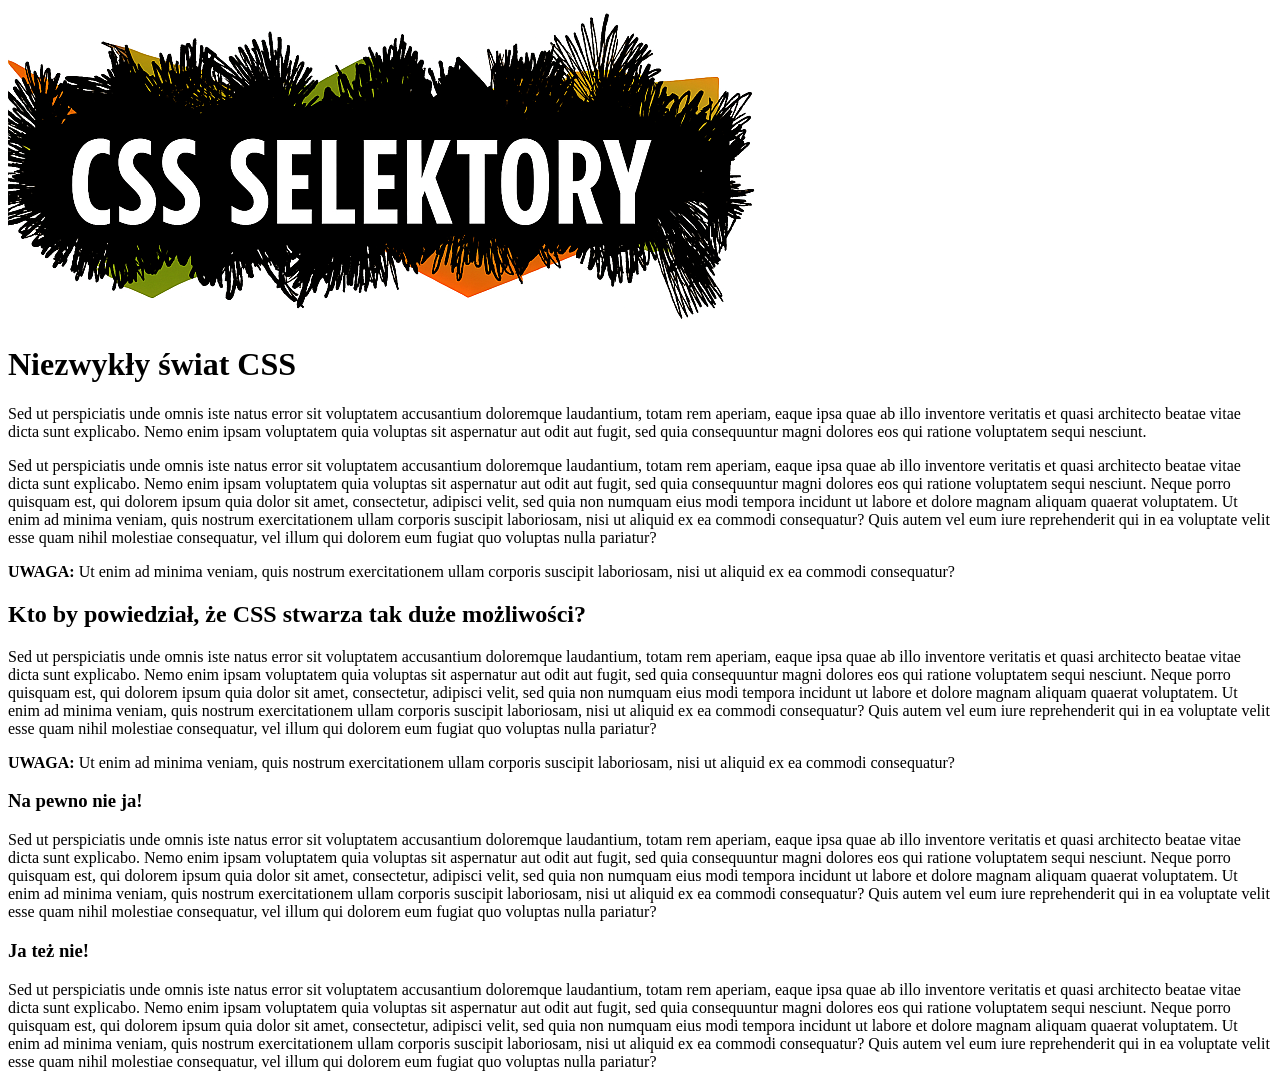
<file: downloads/kurs/selektor01/selektor_pocz.html>
<!doctype html>
<html lang="pl">
<head>
    <meta charset="UTF-8">
    <title>Podstawy selektorów</title>

</head>
<body>
    <div><img src="images/banner.png" alt="CSS. Selektory"></div>
    <h1>Niezwykły świat CSS</h1>
    <p>Sed ut perspiciatis unde omnis iste natus error sit voluptatem accusantium doloremque laudantium, totam rem aperiam, eaque ipsa quae ab illo inventore veritatis et quasi architecto beatae vitae dicta sunt explicabo. Nemo enim ipsam voluptatem quia voluptas sit aspernatur aut odit aut fugit, sed quia consequuntur magni dolores eos qui ratione voluptatem sequi nesciunt. </p>
    <p>Sed ut perspiciatis unde omnis iste natus error sit voluptatem accusantium doloremque laudantium, totam rem aperiam, eaque ipsa quae ab illo inventore veritatis et quasi architecto beatae vitae dicta sunt explicabo. Nemo enim ipsam voluptatem quia voluptas sit aspernatur aut odit aut fugit, sed quia consequuntur magni dolores eos qui ratione voluptatem sequi nesciunt. Neque porro quisquam est, qui dolorem ipsum quia dolor sit amet, consectetur, adipisci velit, sed quia non numquam eius modi tempora incidunt ut labore et dolore magnam aliquam quaerat voluptatem. Ut enim ad minima veniam, quis nostrum exercitationem ullam corporis suscipit laboriosam, nisi ut aliquid ex ea commodi consequatur? Quis autem vel eum iure reprehenderit qui in ea voluptate velit esse quam nihil molestiae consequatur, vel illum qui dolorem eum fugiat quo voluptas nulla pariatur?</p>
    <p><strong>UWAGA:</strong> Ut enim ad minima veniam, quis nostrum exercitationem ullam corporis suscipit laboriosam, nisi ut aliquid ex ea commodi consequatur? </p>
    <h2>Kto by powiedział, że CSS stwarza tak duże możliwości?</h2>
    <p>Sed ut perspiciatis unde omnis iste natus error sit voluptatem accusantium doloremque laudantium, totam rem aperiam, eaque ipsa quae ab illo inventore veritatis et quasi architecto beatae vitae dicta sunt explicabo. Nemo enim ipsam voluptatem quia voluptas sit aspernatur aut odit aut fugit, sed quia consequuntur magni dolores eos qui ratione voluptatem sequi nesciunt. Neque porro quisquam est, qui dolorem ipsum quia dolor sit amet, consectetur, adipisci velit, sed quia non numquam eius modi tempora incidunt ut labore et dolore magnam aliquam quaerat voluptatem. Ut enim ad minima veniam, quis nostrum exercitationem ullam corporis suscipit laboriosam, nisi ut aliquid ex ea commodi consequatur? Quis autem vel eum iure reprehenderit qui in ea voluptate velit esse quam nihil molestiae consequatur, vel illum qui dolorem eum fugiat quo voluptas nulla pariatur?</p>
    <p><strong>UWAGA:</strong> Ut enim ad minima veniam, quis nostrum exercitationem ullam corporis suscipit laboriosam, nisi ut aliquid ex ea commodi consequatur? </p>
    <h3>Na pewno nie ja!</h3>
    <p>Sed ut perspiciatis unde omnis iste natus error sit voluptatem accusantium doloremque laudantium, totam rem aperiam, eaque ipsa quae ab illo inventore veritatis et quasi architecto beatae vitae dicta sunt explicabo. Nemo enim ipsam voluptatem quia voluptas sit aspernatur aut odit aut fugit, sed quia consequuntur magni dolores eos qui ratione voluptatem sequi nesciunt. Neque porro quisquam est, qui dolorem ipsum quia dolor sit amet, consectetur, adipisci velit, sed quia non numquam eius modi tempora incidunt ut labore et dolore magnam aliquam quaerat voluptatem. Ut enim ad minima veniam, quis nostrum exercitationem ullam corporis suscipit laboriosam, nisi ut aliquid ex ea commodi consequatur? Quis autem vel eum iure reprehenderit qui in ea voluptate velit esse quam nihil molestiae consequatur, vel illum qui dolorem eum fugiat quo voluptas nulla pariatur?</p>
    <h3>Ja też nie!</h3>
    <p>Sed ut perspiciatis unde omnis iste natus error sit voluptatem accusantium doloremque laudantium, totam rem aperiam, eaque ipsa quae ab illo inventore veritatis et quasi architecto beatae vitae dicta sunt explicabo. Nemo enim ipsam voluptatem quia voluptas sit aspernatur aut odit aut fugit, sed quia consequuntur magni dolores eos qui ratione voluptatem sequi nesciunt. Neque porro quisquam est, qui dolorem ipsum quia dolor sit amet, consectetur, adipisci velit, sed quia non numquam eius modi tempora incidunt ut labore et dolore magnam aliquam quaerat voluptatem. Ut enim ad minima veniam, quis nostrum exercitationem ullam corporis suscipit laboriosam, nisi ut aliquid ex ea commodi consequatur? Quis autem vel eum iure reprehenderit qui in ea voluptate velit esse quam nihil molestiae consequatur, vel illum qui dolorem eum fugiat quo voluptas nulla pariatur?</p>
</body>
</html>
</file>
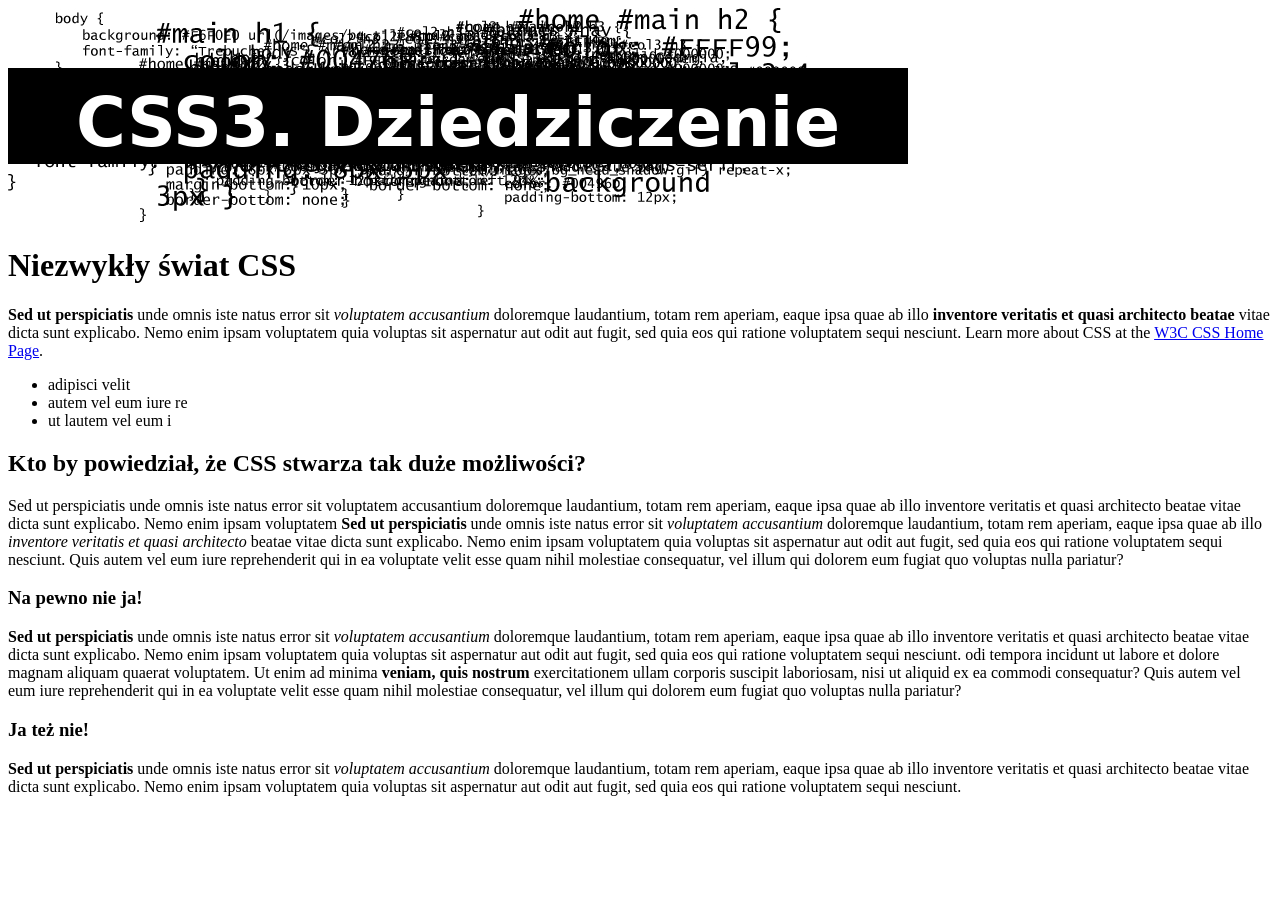
<file: downloads/kurs/selektor02/dziedzic.html>
<!doctype html>
<html lang="pl">
<head>
  <meta charset="UTF-8">
  <title>Dziedziczenie w działaniu</title>

</head>
<body>
  <div><img src="images/headline.png" width="900" height="214" alt="CSS3. Dziedziczenie"></div>
  <h1>Niezwykły świat CSS</h1>
  <p><strong>Sed ut perspiciatis</strong> unde omnis iste natus error sit <em>voluptatem accusantium</em> doloremque laudantium, totam rem aperiam, eaque ipsa quae ab illo <strong>inventore veritatis et quasi architecto beatae</strong> vitae dicta sunt explicabo. Nemo enim ipsam voluptatem quia voluptas sit aspernatur aut odit aut fugit, sed quia  eos qui ratione voluptatem sequi nesciunt. Learn more about CSS at the <a href="http://www.w3.org/Style/CSS/">W3C CSS Home Page</a>.</p>
  <ul>
    <li>adipisci velit</li>
    <li>autem vel eum iure re</li>
    <li> ut lautem vel eum i</li>
  </ul>
  <h2>Kto by powiedział, że CSS stwarza tak duże możliwości?</h2>
  <p>Sed ut perspiciatis unde omnis iste natus error sit voluptatem accusantium doloremque laudantium, totam rem aperiam, eaque ipsa quae ab illo inventore veritatis et quasi architecto beatae vitae dicta sunt explicabo. Nemo enim ipsam voluptatem <strong>Sed ut perspiciatis</strong> unde omnis iste natus error sit <em>voluptatem accusantium</em> doloremque laudantium, totam rem aperiam, eaque ipsa quae ab illo <em>inventore veritatis et quasi architecto</em> beatae vitae dicta sunt explicabo. Nemo enim ipsam voluptatem quia voluptas sit aspernatur aut odit aut fugit, sed quia  eos qui ratione voluptatem sequi nesciunt. Quis autem vel eum iure reprehenderit qui in ea voluptate velit esse quam nihil molestiae consequatur, vel illum qui dolorem eum fugiat quo voluptas nulla pariatur?</p>
  <h3>Na pewno nie ja!</h3>
  <p><strong>Sed ut perspiciatis</strong> unde omnis iste natus error sit <em>voluptatem accusantium</em> doloremque laudantium, totam rem aperiam, eaque ipsa quae ab illo inventore veritatis et quasi architecto beatae vitae dicta sunt explicabo. Nemo enim ipsam voluptatem quia voluptas sit aspernatur aut odit aut fugit, sed quia  eos qui ratione voluptatem sequi nesciunt. odi tempora incidunt ut labore et dolore magnam aliquam quaerat voluptatem. Ut enim ad minima <strong>veniam, quis nostrum</strong> exercitationem ullam corporis suscipit laboriosam, nisi ut aliquid ex ea commodi consequatur? Quis autem vel eum iure reprehenderit qui in ea voluptate velit esse quam nihil molestiae consequatur, vel illum qui dolorem eum fugiat quo voluptas nulla pariatur?</p>
  <h3>Ja też nie!</h3>
  <p><strong>Sed ut perspiciatis</strong> unde omnis iste natus error sit <em>voluptatem accusantium</em> doloremque laudantium, totam rem aperiam, eaque ipsa quae ab illo inventore veritatis et quasi architecto beatae vitae dicta sunt explicabo. Nemo enim ipsam voluptatem quia voluptas sit aspernatur aut odit aut fugit, sed quia  eos qui ratione voluptatem sequi nesciunt. </p>
</body>
</html>
</file>
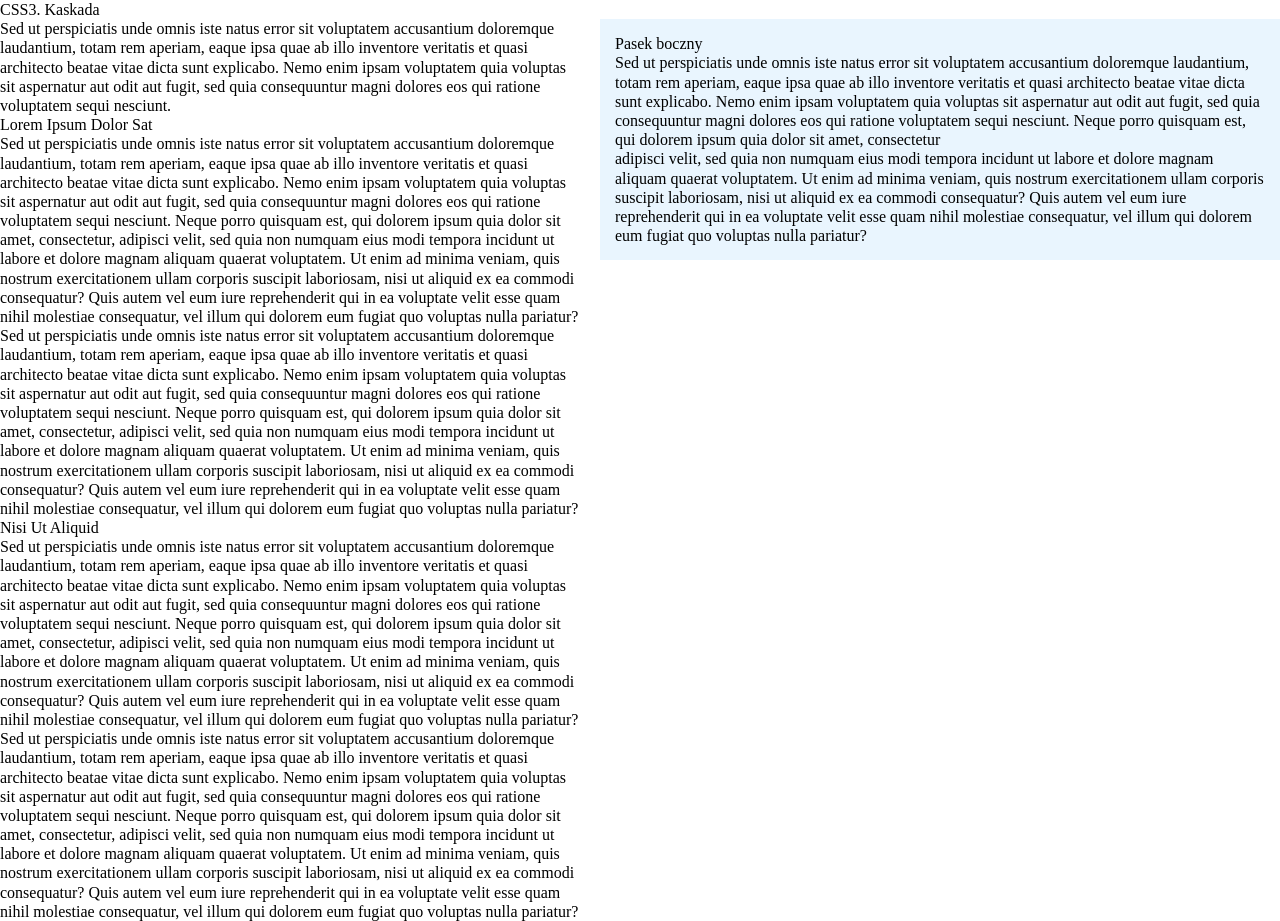
<file: downloads/kurs/selektor03/kaskada.html>
<!doctype html>
<html lang="pl">
  <head>
    <meta charset="UTF-8">
    <title>CSS3. Kaskada</title>
    <link href="styles.css" rel="stylesheet">
  </head>
  <body>
    <h1>CSS3. Kaskada</h1>
    <div class="main">
      <p>Sed ut perspiciatis unde omnis iste natus error sit voluptatem accusantium doloremque laudantium, totam rem aperiam, eaque ipsa quae ab illo inventore veritatis et quasi architecto beatae vitae dicta sunt explicabo. Nemo enim ipsam voluptatem quia voluptas sit aspernatur aut odit aut fugit, sed quia consequuntur magni dolores eos qui ratione voluptatem sequi nesciunt. </p>
      <h2>Lorem Ipsum Dolor Sat</h2>
      <p>Sed ut perspiciatis unde omnis iste natus error sit voluptatem accusantium doloremque laudantium, totam rem aperiam, eaque ipsa quae ab illo inventore veritatis et quasi architecto beatae vitae dicta sunt explicabo. Nemo enim ipsam voluptatem quia voluptas sit aspernatur aut odit aut fugit, sed quia consequuntur magni dolores eos qui ratione voluptatem sequi nesciunt. Neque porro quisquam est, qui dolorem ipsum quia dolor sit amet, consectetur, adipisci velit, sed quia non numquam eius modi tempora incidunt ut labore et dolore magnam aliquam quaerat voluptatem. Ut enim ad minima veniam, quis nostrum exercitationem ullam corporis suscipit laboriosam, nisi ut aliquid ex ea commodi consequatur? Quis autem vel eum iure reprehenderit qui in ea voluptate velit esse quam nihil molestiae consequatur, vel illum qui dolorem eum fugiat quo voluptas nulla pariatur?</p>
    <p>Sed ut perspiciatis unde omnis iste natus error sit voluptatem accusantium doloremque laudantium, totam rem aperiam, eaque ipsa quae ab illo inventore veritatis et quasi architecto beatae vitae dicta sunt explicabo. Nemo enim ipsam voluptatem quia voluptas sit aspernatur aut odit aut fugit, sed quia consequuntur magni dolores eos qui ratione voluptatem sequi nesciunt. Neque porro quisquam est, qui dolorem ipsum quia dolor sit amet, consectetur, adipisci velit, sed quia non numquam eius modi tempora incidunt ut labore et dolore magnam aliquam quaerat voluptatem. Ut enim ad minima veniam, quis nostrum exercitationem ullam corporis suscipit laboriosam, nisi ut aliquid ex ea commodi consequatur? Quis autem vel eum iure reprehenderit qui in ea voluptate velit esse quam nihil molestiae consequatur, vel illum qui dolorem eum fugiat quo voluptas nulla pariatur?</p>
      <h2>Nisi Ut Aliquid </h2>
      <p>Sed ut perspiciatis unde omnis iste natus error sit voluptatem accusantium doloremque laudantium, totam rem aperiam, eaque ipsa quae ab illo inventore veritatis et quasi architecto beatae vitae dicta sunt explicabo. Nemo enim ipsam voluptatem quia voluptas sit aspernatur aut odit aut fugit, sed quia consequuntur magni dolores eos qui ratione voluptatem sequi nesciunt. Neque porro quisquam est, qui dolorem ipsum quia dolor sit amet, consectetur, adipisci velit, sed quia non numquam eius modi tempora incidunt ut labore et dolore magnam aliquam quaerat voluptatem. Ut enim ad minima veniam, quis nostrum exercitationem ullam corporis suscipit laboriosam, nisi ut aliquid ex ea commodi consequatur? Quis autem vel eum iure reprehenderit qui in ea voluptate velit esse quam nihil molestiae consequatur, vel illum qui dolorem eum fugiat quo voluptas nulla pariatur?</p>
      <p>Sed ut perspiciatis unde omnis iste natus error sit voluptatem accusantium doloremque laudantium, totam rem aperiam, eaque ipsa quae ab illo inventore veritatis et quasi architecto beatae vitae dicta sunt explicabo. Nemo enim ipsam voluptatem quia voluptas sit aspernatur aut odit aut fugit, sed quia consequuntur magni dolores eos qui ratione voluptatem sequi nesciunt. Neque porro quisquam est, qui dolorem ipsum quia dolor sit amet, consectetur, adipisci velit, sed quia non numquam eius modi tempora incidunt ut labore et dolore magnam aliquam quaerat voluptatem. Ut enim ad minima veniam, quis nostrum exercitationem ullam corporis suscipit laboriosam, nisi ut aliquid ex ea commodi consequatur? Quis autem vel eum iure reprehenderit qui in ea voluptate velit esse quam nihil molestiae consequatur, vel illum qui dolorem eum fugiat quo voluptas nulla pariatur?</p>
    </div>
    <div class="sidebar">
    <h2>Pasek boczny</h2>
    <p>Sed ut perspiciatis unde omnis iste natus error sit voluptatem accusantium doloremque laudantium, totam rem aperiam, eaque ipsa quae ab illo inventore veritatis et quasi architecto beatae vitae dicta sunt explicabo. Nemo enim ipsam voluptatem quia voluptas sit aspernatur aut odit aut fugit, sed quia consequuntur magni dolores eos qui ratione voluptatem sequi nesciunt. Neque porro quisquam est, qui dolorem ipsum quia dolor sit amet, consectetur</p>
    <p>adipisci velit, sed quia non numquam eius modi tempora incidunt ut labore et dolore magnam aliquam quaerat voluptatem. Ut enim ad minima veniam, quis nostrum exercitationem ullam corporis suscipit laboriosam, nisi ut aliquid ex ea commodi consequatur? Quis autem vel eum iure reprehenderit qui in ea voluptate velit esse quam nihil molestiae consequatur, vel illum qui dolorem eum fugiat quo voluptas nulla pariatur?</p>
    </div>
  </body>
</html>
</file>
<file: downloads/kurs/selektor03/styles.css>
/* reset CSS */
html, body, div, span, object, iframe, h1, h2, h3, h4, h5, h6, p, blockquote, pre, a, abbr, acronym, address, big, cite, code, del, dfn, em, img, ins, kbd, q, s, samp,small, strike, strong, sub, sup, tt, var, b, u, i, center, dl, dt, dd, ol, ul, li, fieldset, form, label, legend,
table, caption, tbody, tfoot, thead, tr, th, td, article, aside, canvas, details, embed, 
figure, figcaption, footer, header, hgroup, menu, nav, output, ruby, section, summary,
time, mark, audio, video {
	margin: 0;
	padding: 0;
	border: 0;
	font-size: 100%;
	font: inherit;
	vertical-align: baseline;
}
article, aside, details, figcaption, figure, footer, header, hgroup, menu, nav, section {
	display: block;
}
body {
	line-height: 1.2;
}
ol { 
	padding-left: 1.4em;
	list-style: decimal;
}
ul {
	padding-left: 1.4em
	list-style: square;
}
table {
	border-collapse: collapse;
	border-spacing: 0;
} 
/* koniec resetu CSS */

/* basic layout -- 2 columns */
.main {
	float: left;
	width: 580px;
}
.sidebar {
	margin-left: 600px;
	padding: 15px;
	background: #E9F5FE;
}
</file>
